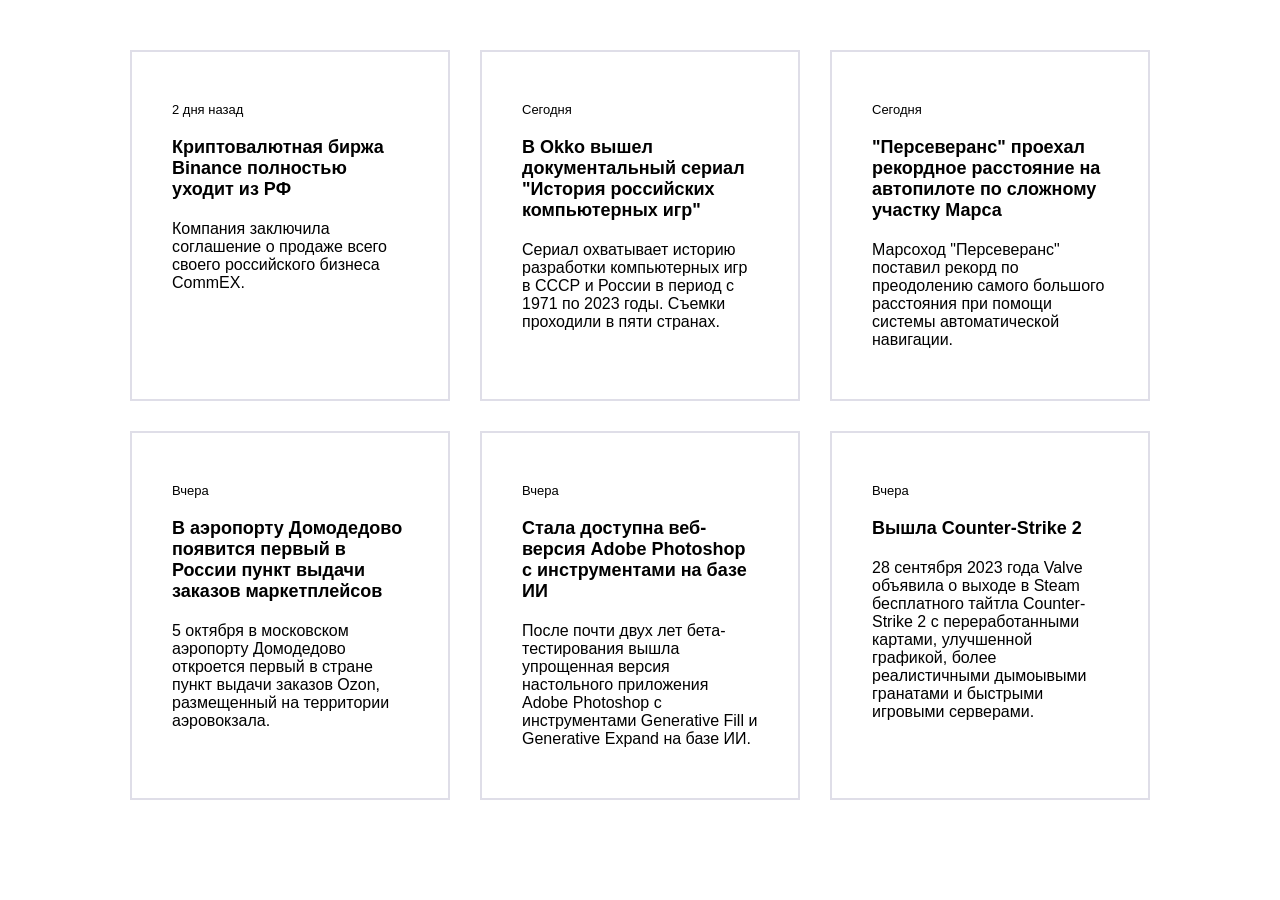
<file: Part4/task1/index.html>
<!DOCTYPE html>
<html lang="ru">
<head>
  <meta charset="UTF-8">
  <meta name="viewport" content="width=device-width, initial-scale=1.0">
  <meta http-equiv="X-UA-Compatible" content="ie=edge">
  <link rel="stylesheet" href="css/common-styles.css">
  <link rel="stylesheet" href="css/styles.css">
  <title>Блог</title>
</head>

<body>
  <div class="news">
    <!-- 1-я карточка -->
    <article class="card">
      <header class="card-header">
        <time class="card-date" datetime="2023-09-27">2 дня назад</time>
        <h3 class="card-name">Криптовалютная биржа Binance полностью уходит из РФ</h3>
      </header>
      <div class="card-content">
        <p>Компания заключила соглашение о продаже всего своего российского бизнеса CommEX.</p>
      </div>
    </article>

    <!-- 2-я карточка (получит отступы слева и справа) -->
    <article class="card">
      <header class="card-header">
        <time class="card-date" datetime="2023-09-29">Сегодня</time>
        <h3 class="card-name">В Okko вышел документальный сериал "История российских компьютерных игр"</h3>
      </header>
      <div class="card-content">
        <p>Сериал охватывает историю разработки компьютерных игр в СССР и России в период с 1971 по 2023 годы. Съемки проходили в пяти странах.</p>
      </div>
    </article>

    <!-- 3-я карточка -->
    <article class="card">
      <header class="card-header">
        <time class="card-date" datetime="2023-09-29">Сегодня</time>
        <h3 class="card-name">"Персеверанс" проехал рекордное расстояние на автопилоте по сложному участку Марса</h3>
      </header>
      <div class="card-content">
        <p>Марсоход "Персеверанс" поставил рекорд по преодолению самого большого расстояния при помощи системы автоматической навигации.</p>
      </div>
    </article>

    <!-- 4-я карточка (получит отступ сверху) -->
    <article class="card">
      <header class="card-header">
        <time class="card-date" datetime="2023-09-28">Вчера</time>
        <h3 class="card-name">В аэропорту Домодедово появится первый в России пункт выдачи заказов маркетплейсов</h3>
      </header>
      <div class="card-content">
        <p>5 октября в московском аэропорту Домодедово откроется первый в стране пункт выдачи заказов Ozon, размещенный на территории аэровокзала.</p>
      </div>
    </article>

    <!-- 5-я карточка (получит отступы слева и справа, так как это 5-й элемент) -->
    <article class="card">
      <header class="card-header">
        <time class="card-date" datetime="2023-09-28">Вчера</time>
        <h3 class="card-name">Стала доступна веб-версия Adobe Photoshop с инструментами на базе ИИ</h3>
      </header>
      <div class="card-content">
        <p>После почти двух лет бета-тестирования вышла упрощенная версия настольного приложения Adobe Photoshop с инструментами Generative Fill и Generative Expand на базе ИИ.</p>
      </div>
    </article>

    <!-- 6-я карточка -->
    <article class="card">
      <header class="card-header">
        <time class="card-date" datetime="2023-09-28">Вчера</time>
        <h3 class="card-name">Вышла Counter-Strike 2</h3>
      </header>
      <div class="card-content">
        <p>28 сентября 2023 года Valve объявила о выходе в Steam бесплатного тайтла Counter-Strike 2 с переработанными картами, улучшенной графикой, более реалистичными дымоывыми гранатами и быстрыми игровыми серверами.</p>
      </div>
    </article>
  </div>
</body>
</html>
</file>
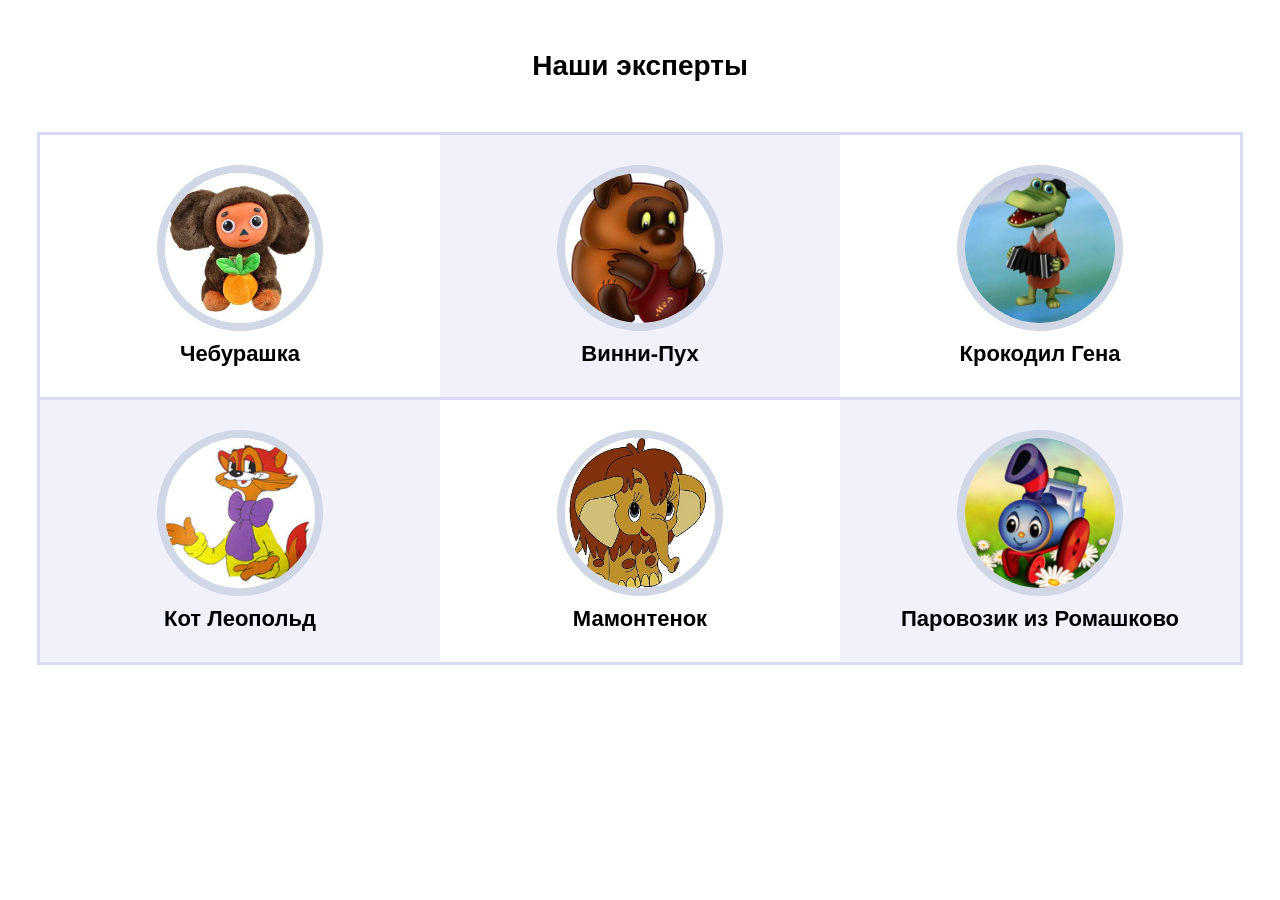
<file: Part4/task2/index.html>
<!DOCTYPE html>
<html lang="ru">
<head>
  <meta charset="UTF-8">
  <meta name="viewport" content="width=device-width, initial-scale=1.0">
  <meta http-equiv="X-UA-Compatible" content="ie=edge">
  <link rel="stylesheet" href="./css/styles.css">
  <title>Наши эксперты</title>
</head>

<body>
  <!-- Раздел оборачивает заголовок и блок с экспертами -->
  <section class="section">
    <h2 class="section-title">Наши эксперты</h2>
    
    <!-- Блок с карточками экспертов -->
    <div class="experts">
      
      <!-- Карточка 1 -->
      <div class="expert">
        <img src="img/001.webp" class="expert-photo" alt="Чебурашка">
        <span class="expert-name">Чебурашка</span>
      </div>

      <!-- Карточка 2 -->
      <div class="expert">
        <img src="img/002.jpg" class="expert-photo" alt="Винни-Пух">
        <span class="expert-name">Винни-Пух</span>
      </div>

      <!-- Карточка 3 -->
      <div class="expert">
        <img src="img/003.jpg" class="expert-photo" alt="Крокодил Гена">
        <span class="expert-name">Крокодил Гена</span>
      </div>

      <!-- Карточка 4 -->
      <div class="expert">
        <img src="img/004.jpg" class="expert-photo" alt="Кот Леопольд">
        <span class="expert-name">Кот Леопольд</span>
      </div>

      <!-- Карточка 5 -->
      <div class="expert">
        <img src="img/005.jpg" class="expert-photo" alt="Мамонтенок">
        <span class="expert-name">Мамонтенок</span>
      </div>

      <!-- Карточка 6 -->
      <div class="expert">
        <img src="img/006.jpg" class="expert-photo" alt="Паровозик из Ромашково">
        <span class="expert-name">Паровозик из Ромашково</span>
      </div>
      
    </div>
  </section>
</body>
</html>
</file>
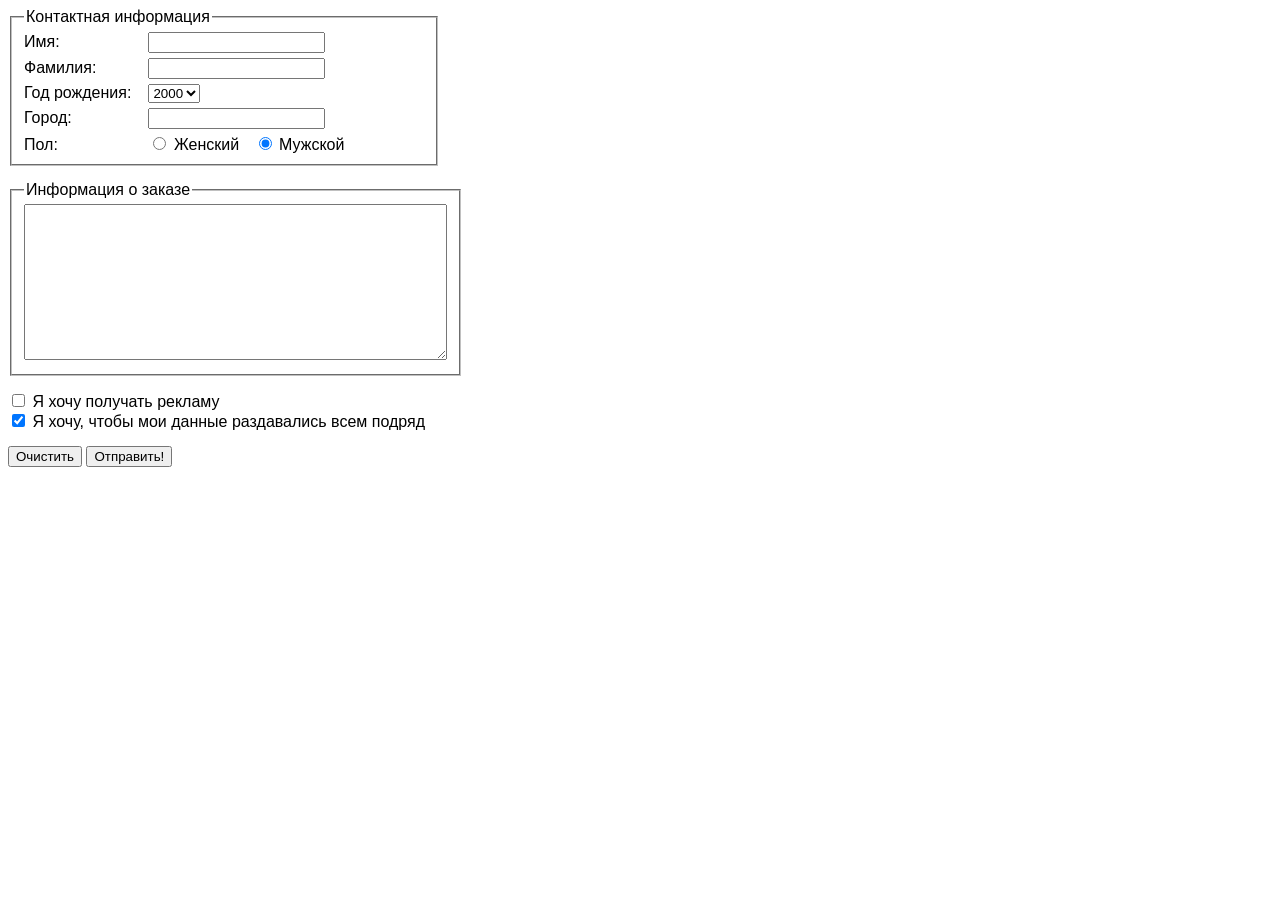
<file: Part2/p1.html>
<!DOCTYPE html>
<html lang="ru">
<head>
    <meta charset="UTF-8">
    <title>Форма заказа</title>
    <style>
        body { font-family: sans-serif; }
        fieldset { margin-bottom: 15px; width: 400px; }
        label { display: inline-block; width: 120px; }
        .radio-group label { display: inline; width: auto; margin-right: 10px; }
        .checkbox-group label { display: block; width: auto; }
        input[type="text"], select { margin-bottom: 5px; }
    </style>
</head>
<body>
    <form>
        <fieldset>
            <legend>Контактная информация</legend>
            <label>Имя:</label> <input type="text"><br>
            <label>Фамилия:</label> <input type="text"><br>
            <label>Год рождения:</label> 
            <select>
                <option>2000</option>
                <option>2001</option>
                <option>2002</option>
            </select><br>
            <label>Город:</label> <input type="text"><br>
            <label>Пол:</label> 
            <div class="radio-group" style="display: inline;">
                <label><input type="radio" name="gender" value="female"> Женский</label>
                <label><input type="radio" name="gender" value="male" checked> Мужской</label>
            </div>
        </fieldset>

        <fieldset>
            <legend>Информация о заказе</legend>
            <textarea rows="10" cols="50"></textarea>
        </fieldset>
        
        <div class="checkbox-group" style="margin-bottom: 15px;">
            <label><input type="checkbox"> Я хочу получать рекламу</label>
            <label><input type="checkbox" checked> Я хочу, чтобы мои данные раздавались всем подряд</label>
        </div>

        <button type="reset">Очистить</button>
        <button type="submit">Отправить!</button>
    </form>
</body>
</html>
</file>
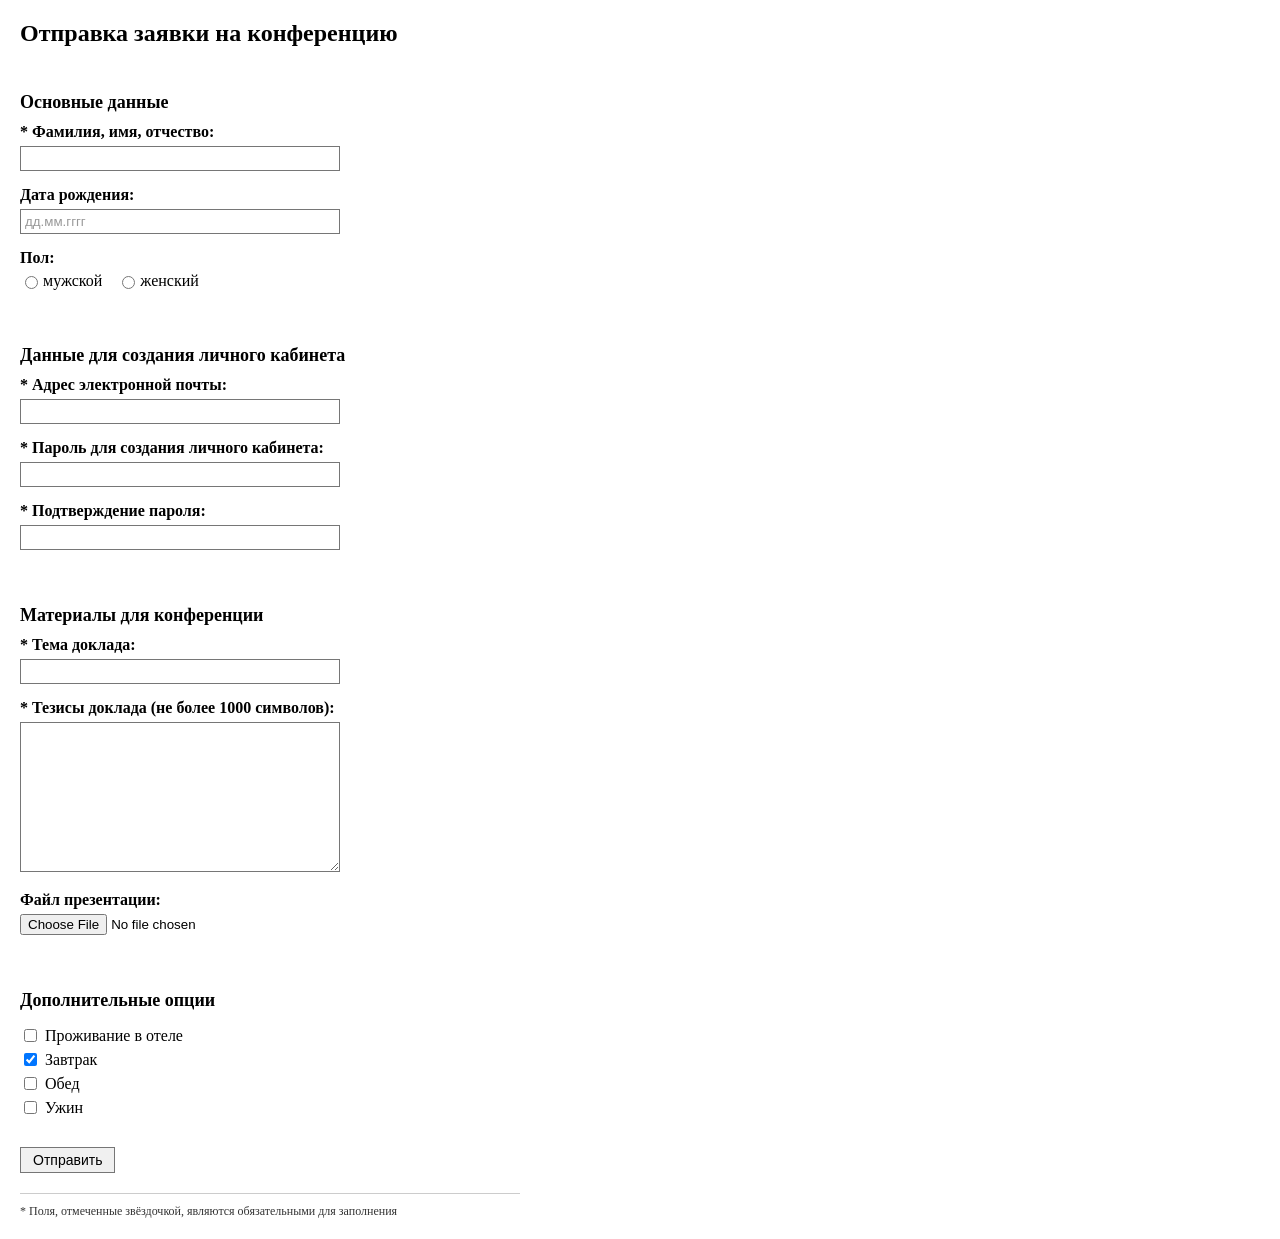
<file: Part2/p2.html>
<!DOCTYPE html>
<html lang="ru">
<head>
    <meta charset="UTF-8">
    <title>Отправка заявки на конференцию</title>
    <style>
        body {
            font-family: serif; /* На скриншоте шрифт с засечками (Times New Roman) */
            font-size: 16px;
            color: #000;
            max-width: 500px;
            margin: 20px;
        }

        h1 {
            font-size: 24px;
            margin-bottom: 20px;
        }

        h2 {
            font-size: 18px;
            margin-top: 25px;
            margin-bottom: 10px;
        }

        /* Стилизация fieldset, чтобы убрать стандартную рамку, как на скриншоте */
        fieldset {
            border: none;
            padding: 0;
            margin: 0 0 15px 0;
        }

        legend {
            display: none; /* Скрываем заголовок fieldset, так как на макете используются h2 */
        }

        /* Стили для полей ввода */
        .form-group {
            margin-bottom: 15px;
        }

        label {
            display: block;
            margin-bottom: 5px;
            font-weight: bold;
        }

        label .required {
            color: #000; /* На макете звездочка черная */
        }

        input[type="text"],
        input[type="password"],
        input[type="email"],
        textarea {
            width: 100%;
            max-width: 320px; /* Ограничиваем ширину, как на макете */
            padding: 4px;
            border: 1px solid #767676;
            box-sizing: border-box;
        }

        input[type="text"]::placeholder {
            color: #999;
        }

        textarea {
            height: 150px;
            resize: vertical;
        }

        /* Выравнивание радиокнопок */
        .radio-group {
            display: flex;
            align-items: center;
            gap: 15px;
            font-weight: normal;
        }

        .radio-group label {
            font-weight: normal;
            display: flex;
            align-items: center;
            margin-bottom: 0;
        }

        .radio-group input {
            margin-right: 5px;
        }

        /* Блок чекбоксов */
        .checkbox-group {
            margin-top: 15px;
        }

        .checkbox-group label {
            font-weight: normal;
            display: flex;
            align-items: center;
            margin-bottom: 5px;
        }

        .checkbox-group input {
            margin-right: 8px;
        }

        /* Кнопка отправки */
        button {
            padding: 4px 12px;
            font-size: 14px;
            background-color: #f0f0f0;
            border: 1px solid #767676;
            cursor: pointer;
            margin-top: 10px;
        }

        /* Подвал с примечанием */
        .footer-note {
            margin-top: 20px;
            font-size: 12px;
            color: #333;
            border-top: 1px solid #ccc; /* Тонкая линия над текстом */
            padding-top: 10px;
        }
    </style>
</head>
<body>

    <form action="#" method="post">
        <h1>Отправка заявки на конференцию</h1>

        <!-- Основные данные -->
        <fieldset>
            <h2>Основные данные</h2>
            
            <div class="form-group">
                <label>* Фамилия, имя, отчество:</label>
                <input type="text" name="fullname" required>
            </div>

            <div class="form-group">
                <label>Дата рождения:</label>
                <input type="text" name="birthdate" placeholder="дд.мм.гггг">
            </div>

            <div class="form-group">
                <label>Пол:</label>
                <div class="radio-group">
                    <label><input type="radio" name="gender" value="male"> мужской</label>
                    <label><input type="radio" name="gender" value="female"> женский</label>
                </div>
            </div>
        </fieldset>

        <!-- Данные для создания личного кабинета -->
        <fieldset>
            <h2>Данные для создания личного кабинета</h2>

            <div class="form-group">
                <label>* Адрес электронной почты:</label>
                <input type="email" name="email" required>
            </div>

            <div class="form-group">
                <label>* Пароль для создания личного кабинета:</label>
                <input type="password" name="password" required>
            </div>

            <div class="form-group">
                <label>* Подтверждение пароля:</label>
                <input type="password" name="password_confirm" required>
            </div>
        </fieldset>

        <!-- Материалы для конференции -->
        <fieldset>
            <h2>Материалы для конференции</h2>

            <div class="form-group">
                <label>* Тема доклада:</label>
                <input type="text" name="topic" required>
            </div>

            <div class="form-group">
                <label>* Тезисы доклада (не более 1000 символов):</label>
                <textarea name="abstract" maxlength="1000" required></textarea>
            </div>

            <div class="form-group">
                <label>Файл презентации:</label>
                <input type="file" name="presentation">
            </div>
        </fieldset>

        <!-- Дополнительные опции -->
        <fieldset>
            <h2>Дополнительные опции</h2>
            <div class="checkbox-group">
                <label><input type="checkbox" name="options" value="hotel"> Проживание в отеле</label>
                <label><input type="checkbox" name="options" value="breakfast" checked> Завтрак</label>
                <label><input type="checkbox" name="options" value="lunch"> Обед</label>
                <label><input type="checkbox" name="options" value="dinner"> Ужин</label>
            </div>
        </fieldset>

        <button type="submit">Отправить</button>

        <div class="footer-note">
            * Поля, отмеченные звёздочкой, являются обязательными для заполнения
        </div>
    </form>

</body>
</html>
</file>
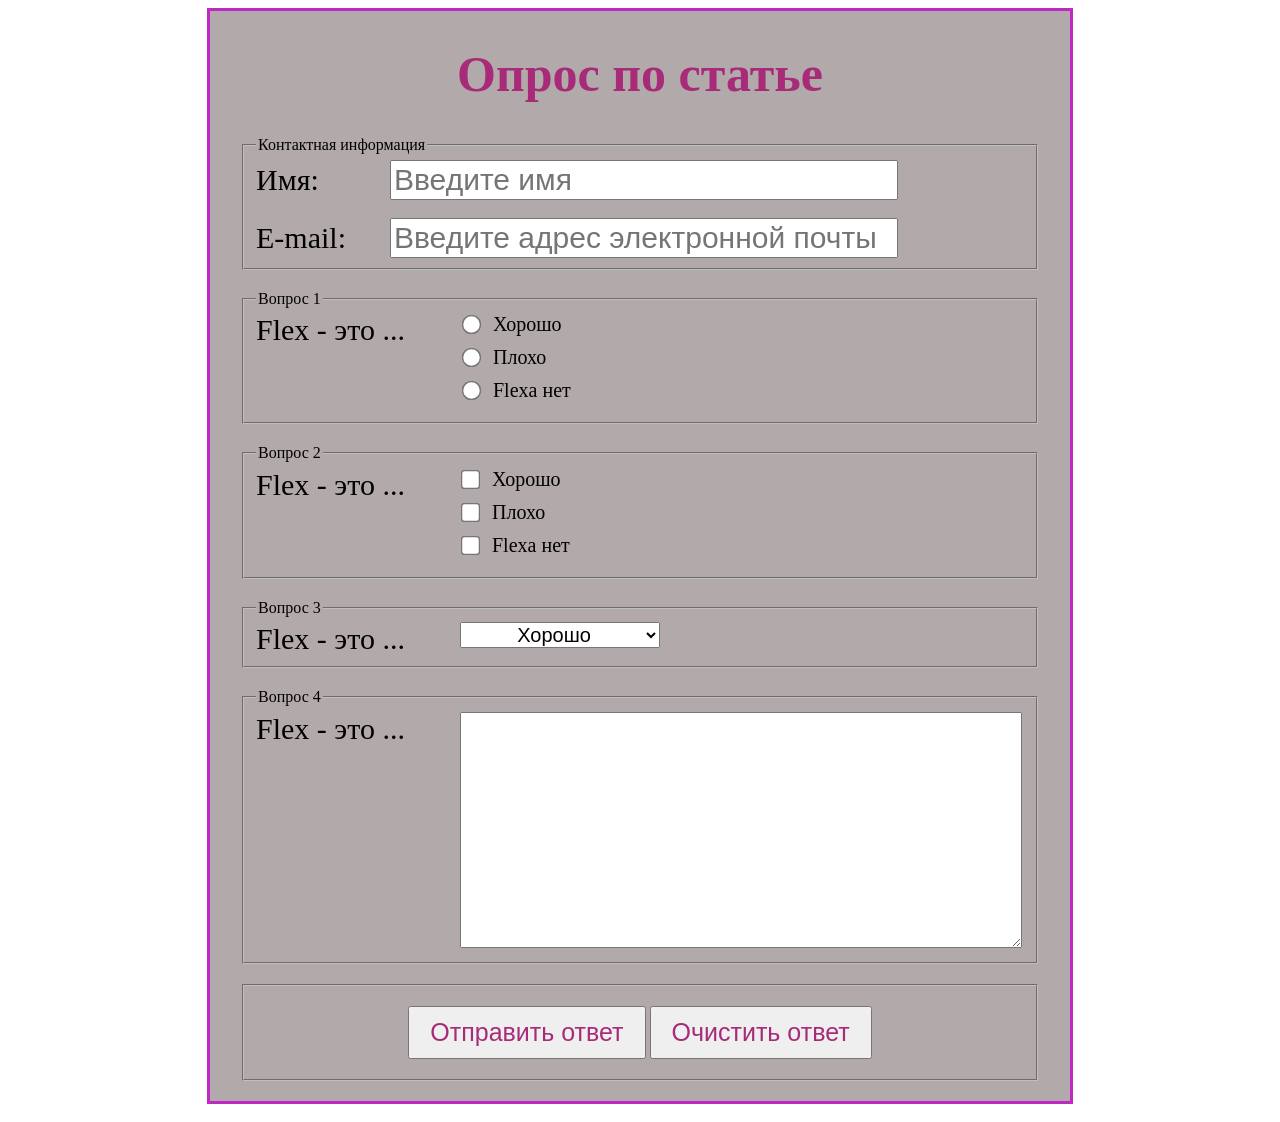
<file: Part2/p3.html>
<!DOCTYPE html>
<html lang="ru">
<head>
    <meta charset="UTF-8">
    <meta http-equiv="X-UA-Compatible" content="IE=edge">
    <meta name="viewport" content="width=device-width, initial-scale=1.0">
    <title>Опрос по статье</title>
    <style>
        body {
            display: flex;
            flex-direction: column;
            align-items: center;
        }
        form {
            width: 800px;
            background-color: #b2aaaa;
            border: solid 3px #c127c4;
            padding-left: 30px;
            padding-right: 30px;
        }

        h1 {
            text-align: center;
            font-size: 50px;
            color: #a82b79;
        }

        fieldset {
            margin-bottom: 20px;
        }

        label.field1 {
            font-size: 30px;
            width: 130px;
            display: inline-block;
        }

        label.q {
            font-size: 30px;
            width: 200px;
            display: inline-block;
            vertical-align: top;
        }

        input[type="text"] {
            width: 500px;
            font-size: 30px;
        }

        div.setField {
            display: inline-block;
        }

        select {
            width: 200px;
            font-size: 20px;
            text-align: center;
        }

        textarea {
            font-size: 20px;
        }

        .resultButton {
            text-align: center;
            padding: 20px;
        }

        button {
            font-size: 25px;
            padding: 10px 20px;
            color: #a82b79;
        }

        /* Дополнительные стили для выравнивания радиокнопок и чекбоксов */
        .radio-group label, .checkbox-group label {
            display: block;
            font-size: 20px;
            margin-bottom: 10px;
            cursor: pointer;
        }
        .radio-group input, .checkbox-group input {
            margin-right: 10px;
            transform: scale(1.5);
        }
    </style>
</head>
<body>
    <form name="mainForm">
        <h1>Опрос по статье</h1>
        
        <!-- Блок контактной информации (из макета сверху) -->
        <fieldset>
            <legend>Контактная информация</legend>
            <label class="field1">Имя:</label>
            <input type="text" placeholder="Введите имя"><br><br>
            <label class="field1">E-mail:</label>
            <input type="text" placeholder="Введите адрес электронной почты">
        </fieldset>

        <!-- Вопрос 1 (Радиокнопки) -->
        <fieldset>
            <legend>Вопрос 1</legend>
            <label class="q">Flex - это ...</label> 
            <div class="setField radio-group">
                <label><input type="radio" name="q1" value="1"> Хорошо</label>
                <label><input type="radio" name="q1" value="2"> Плохо</label>
                <label><input type="radio" name="q1" value="3"> Flexa нет</label>
            </div>
        </fieldset>

        <!-- Вопрос 2 (Чекбоксы) -->
        <fieldset>
            <legend>Вопрос 2</legend>
            <label class="q">Flex - это ...</label> 
            <div class="setField checkbox-group">
                <label><input type="checkbox" name="q2_1" value="1"> Хорошо</label>
                <label><input type="checkbox" name="q2_2" value="2"> Плохо</label>
                <label><input type="checkbox" name="q2_3" value="3"> Flexa нет</label>
            </div>
        </fieldset>

        <!-- Вопрос 3 (Выпадающий список) -->
        <fieldset>
            <legend>Вопрос 3</legend>
            <label class="q">Flex - это ...</label> 
            <div class="setField">
                <select name="q3">
                    <option value="good">Хорошо</option>
                    <option value="bad">Плохо</option>
                    <option value="none">Flexa нет</option>
                </select>
            </div>
        </fieldset>

        <!-- Вопрос 4 (Текстовая область) -->
        <fieldset>
            <legend>Вопрос 4</legend>
            <label class="q">Flex - это ...</label> 
            <div class="setField">
                <textarea rows="10" cols="45"></textarea>
            </div>
        </fieldset>

        <!-- Кнопки -->
        <fieldset class="resultButton">
            <button type="submit">Отправить ответ</button>
            <button type="reset">Очистить ответ</button>
        </fieldset>
    </form>
</body>
</html>
</file>
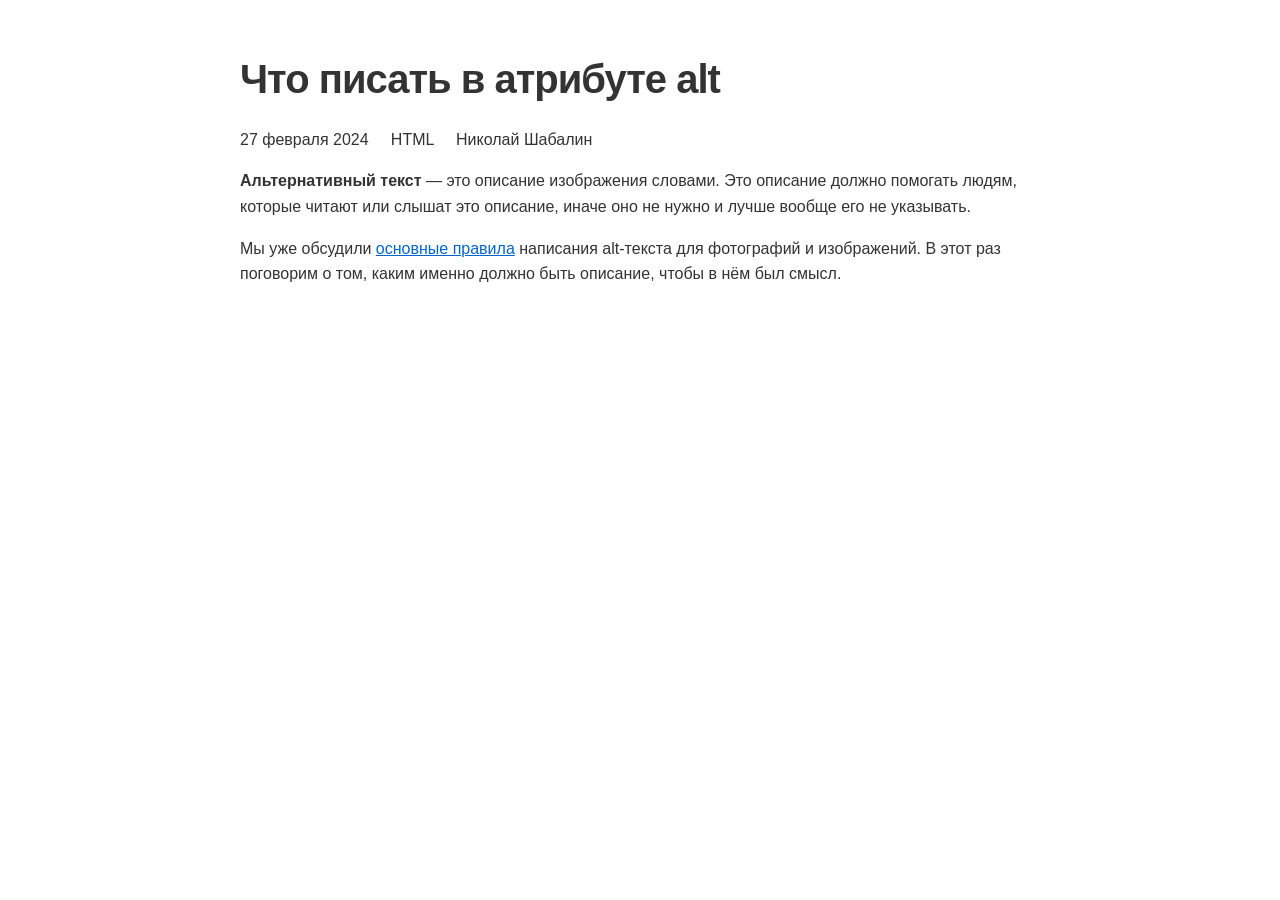
<file: Part1/task2/task2.html>
<!DOCTYPE html>
<html lang="ru">
  <head>
    <meta charset="UTF-8">
    <meta name="viewport" content="width=device-width, initial-scale=1.0">
    <meta http-equiv="X-UA-Compatible" content="ie=edge">
    <link rel="stylesheet" href="./css/styles.css">
    <title>Что писать в атрибуте alt</title>
  </head>
  <body class="content">
    <!-- Заголовок статьи (на макете он крупный и жирный) -->
    <h1>Что писать в атрибуте alt</h1>

    <!-- Мета-информация (дата, рубрика, автор) -->
    <p>
      27 февраля 2024 &nbsp;&nbsp;&nbsp; 
      HTML &nbsp;&nbsp;&nbsp; 
      Николай Шабалин
    </p>

    <!-- Первый абзац с жирным текстом -->
    <p>
      <b>Альтернативный текст</b> — это описание изображения словами. Это описание должно помогать людям, которые читают или слышат это описание, иначе оно не нужно и лучше вообще его не указывать.
    </p>

    <!-- Второй абзац со ссылкой -->
    <p>
      Мы уже обсудили <a href="#">основные правила</a> написания alt-текста для фотографий и изображений. В этот раз поговорим о том, каким именно должно быть описание, чтобы в нём был смысл.
    </p>
  </body>
</html>
</file>
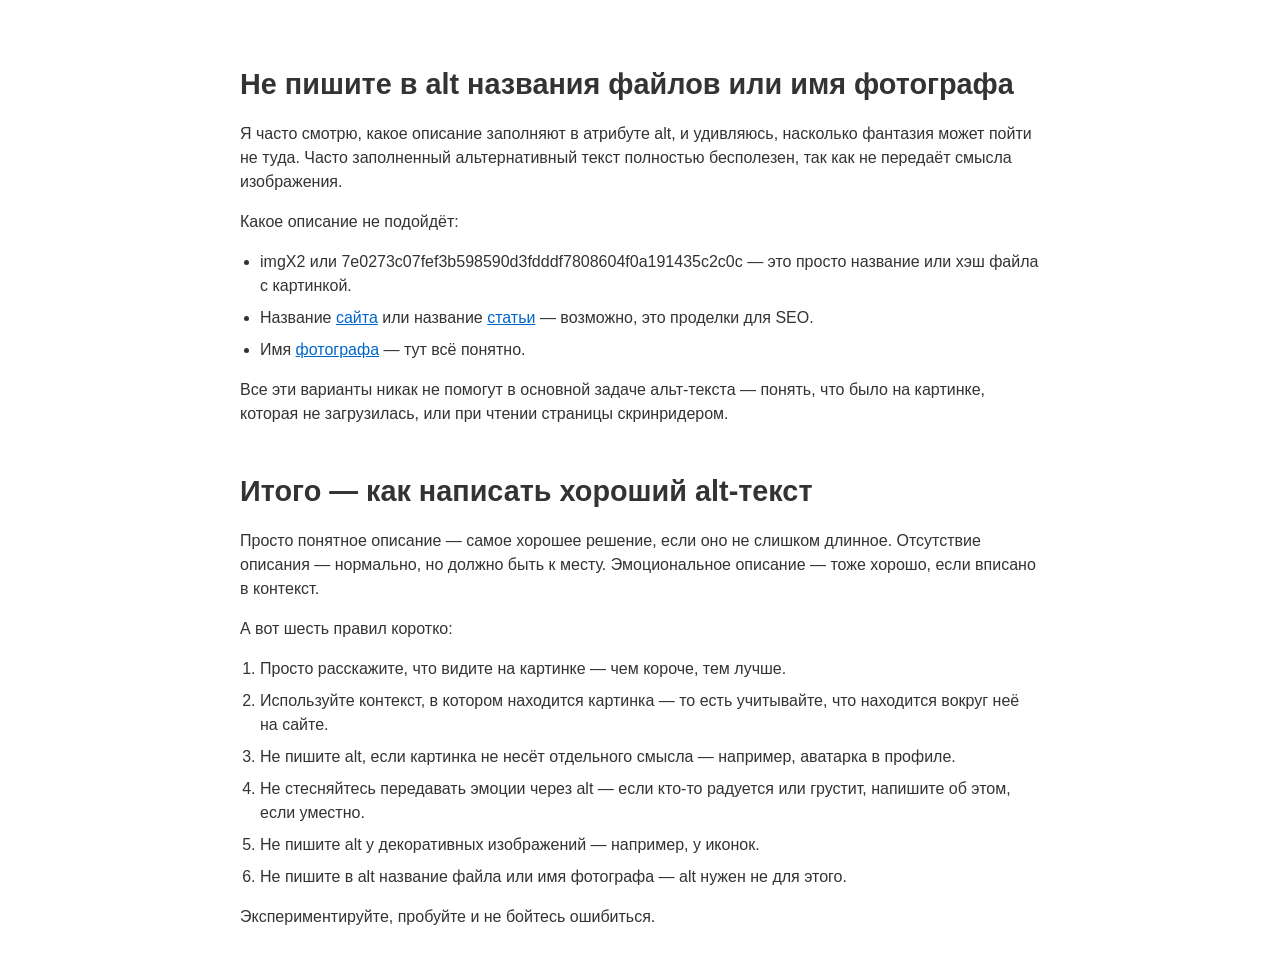
<file: Part1/task3/task3.html>
<!DOCTYPE html>
<html lang="ru">
  <head>
    <meta charset="UTF-8">
    <meta name="viewport" content="width=device-width, initial-scale=1.0">
    <meta http-equiv="X-UA-Compatible" content="ie=edge">
    <link rel="stylesheet" href="./css/styles.css">
    <title>Что писать в атрибуте alt</title>
  </head>
  <body class="content">
    
    <!-- Первый заголовок -->
    <h1>Не пишите в alt названия файлов или имя фотографа</h1>

    <p>Я часто смотрю, какое описание заполняют в атрибуте alt, и удивляюсь, насколько фантазия может пойти не туда. Часто заполненный альтернативный текст полностью бесполезен, так как не передаёт смысла изображения.</p>

    <p>Какое описание не подойдёт:</p>

    <!-- Маркированный список. 
         В задании разрешены h1, a, p. 
         Если списки запрещены, можно сделать абзацы с тире вручную. 
         Но на макете явно виден список, поэтому используем ul/li -->
    <ul>
      <li>imgX2 или 7e0273c07fef3b598590d3fdddf7808604f0a191435c2c0c — это просто название или хэш файла с картинкой.</li>
      <li>Название <a href="#">сайта</a> или название <a href="#">статьи</a> — возможно, это проделки для SEO.</li>
      <li>Имя <a href="#">фотографа</a> — тут всё понятно.</li>
    </ul>

    <p>Все эти варианты никак не помогут в основной задаче альт-текста — понять, что было на картинке, которая не загрузилась, или при чтении страницы скринридером.</p>

    <!-- Второй заголовок -->
    <h1>Итого — как написать хороший alt-текст</h1>

    <p>Просто понятное описание — самое хорошее решение, если оно не слишком длинное. Отсутствие описания — нормально, но должно быть к месту. Эмоциональное описание — тоже хорошо, если вписано в контекст.</p>

    <p>А вот шесть правил коротко:</p>

    <!-- Нумерованный список -->
    <ol>
      <li>Просто расскажите, что видите на картинке — чем короче, тем лучше.</li>
      <li>Используйте контекст, в котором находится картинка — то есть учитывайте, что находится вокруг неё на сайте.</li>
      <li>Не пишите alt, если картинка не несёт отдельного смысла — например, аватарка в профиле.</li>
      <li>Не стесняйтесь передавать эмоции через alt — если кто-то радуется или грустит, напишите об этом, если уместно.</li>
      <li>Не пишите alt у декоративных изображений — например, у иконок.</li>
      <li>Не пишите в alt название файла или имя фотографа — alt нужен не для этого.</li>
    </ol>

    <p>Экспериментируйте, пробуйте и не бойтесь ошибиться.</p>

  </body>
</html>
</file>
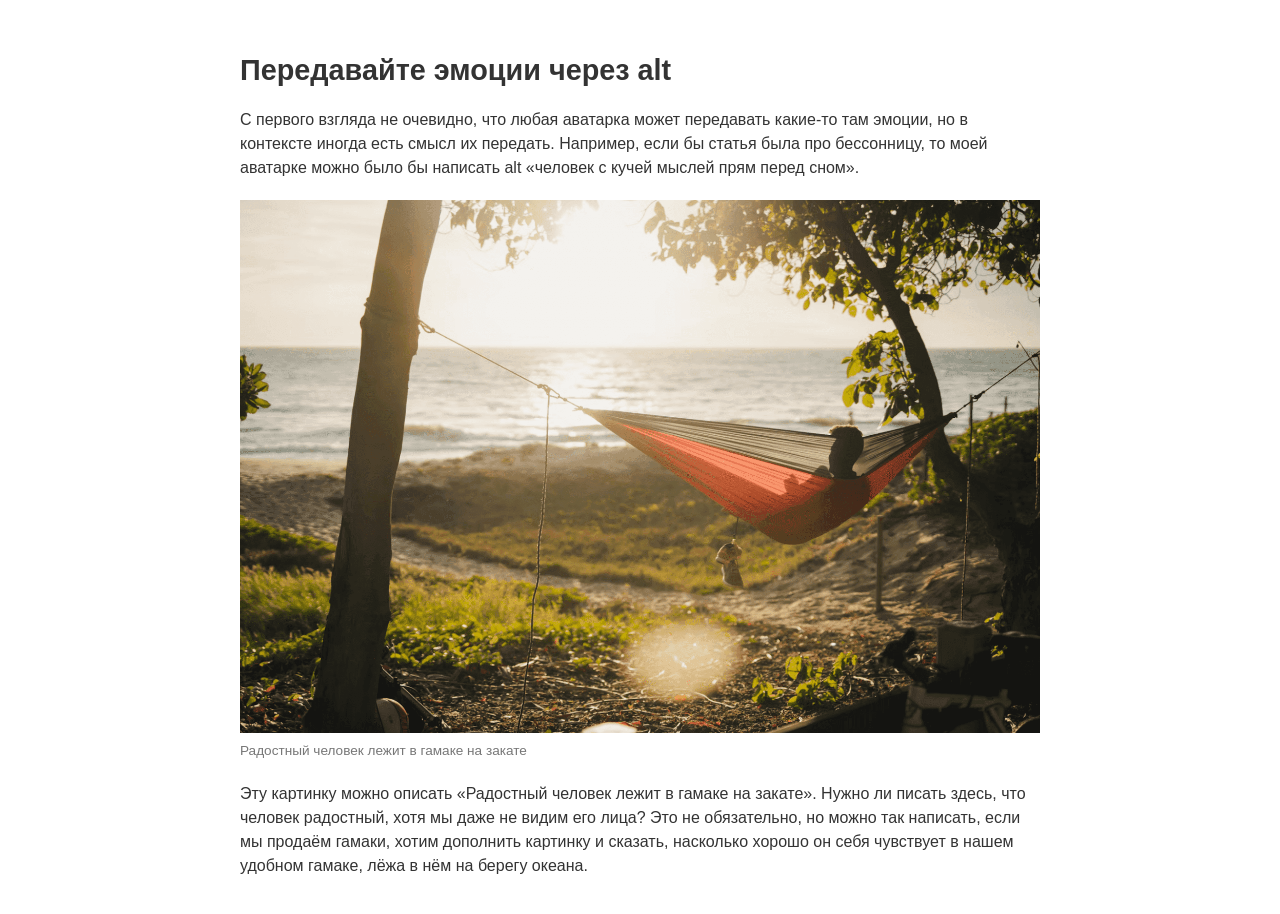
<file: Part1/task4/task4.html>
<!DOCTYPE html>
<html lang="ru">
  <head>
    <meta charset="UTF-8">
    <meta name="viewport" content="width=device-width, initial-scale=1.0">
    <meta http-equiv="X-UA-Compatible" content="ie=edge">
    <link rel="stylesheet" href="./css/styles.css">
    <title>Что писать в атрибуте alt</title>
  </head>
  <body class="content">
    
    <!-- Заголовок -->
    <h1>Передавайте эмоции через alt</h1>

    <!-- Первый абзац -->
    <p>С первого взгляда не очевидно, что любая аватарка может передавать какие-то там эмоции, но в контексте иногда есть смысл их передать. Например, если бы статья была про бессонницу, то моей аватарке можно было бы написать alt «человек с кучей мыслей прям перед сном».</p>

    <!-- Контейнер для изображения и подписи -->
    <div class="image-container">
      <img src="image.png" alt="Радостный человек лежит в гамаке на закате" class="article-image">
      <p class="image-caption">Радостный человек лежит в гамаке на закате</p>
    </div>

    <!-- Второй абзац -->
    <p>Эту картинку можно описать «Радостный человек лежит в гамаке на закате». Нужно ли писать здесь, что человек радостный, хотя мы даже не видим его лица? Это не обязательно, но можно так написать, если мы продаём гамаки, хотим дополнить картинку и сказать, насколько хорошо он себя чувствует в нашем удобном гамаке, лёжа в нём на берегу океана.</p>

  </body>
</html>
</file>
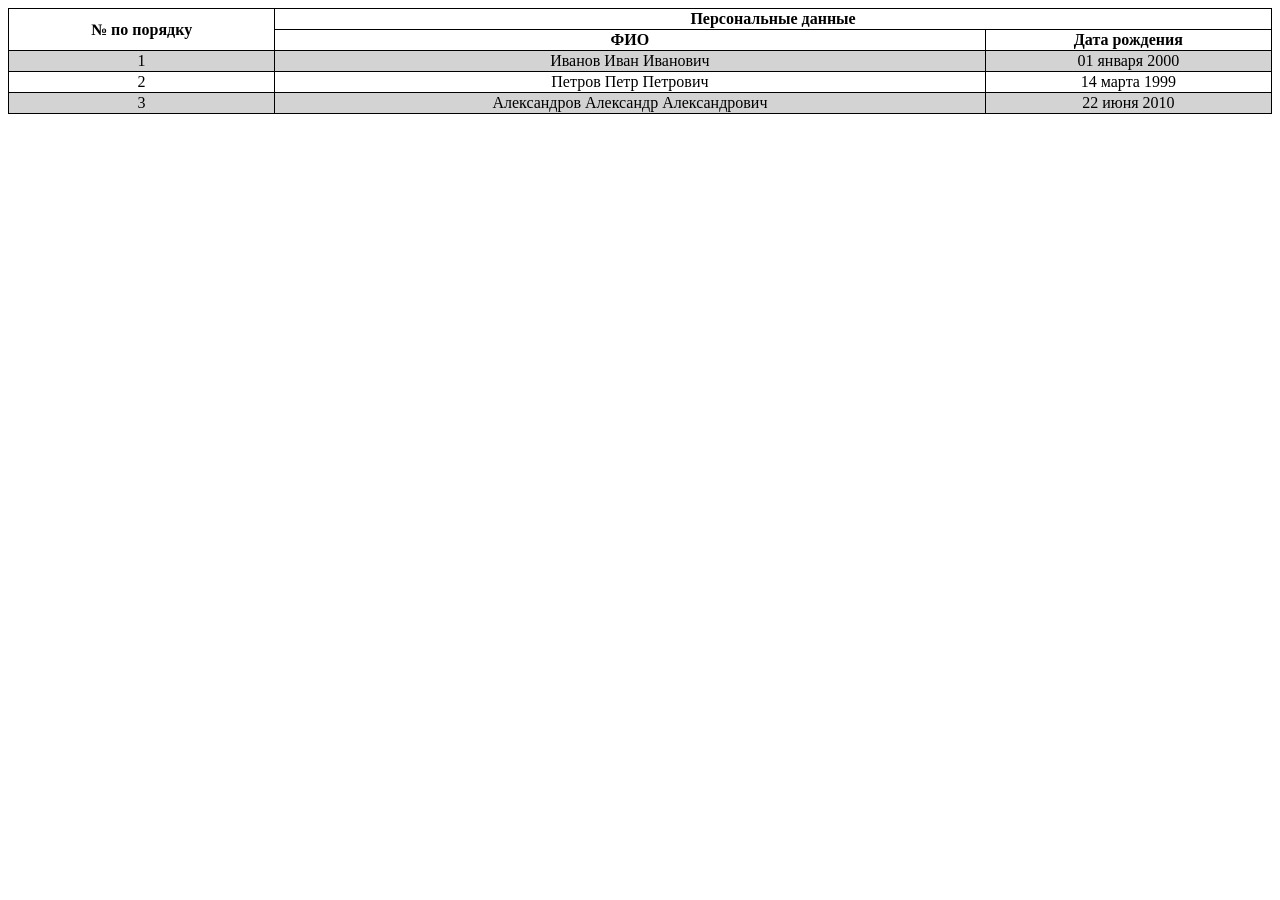
<file: Part1/task7/html_table_template.html>
<!DOCTYPE html>
<html lang="en">
<head>
    <meta charset="UTF-8">
    <meta http-equiv="X-UA-Compatible" content="IE=edge">
    <meta name="viewport" content="width=device-width, initial-scale=1.0">
    <title>Персональные данные</title>
    <style>
        table {
            width: 100%; 
            border: 1px solid black;
            border-collapse: collapse;
        }

        tbody>tr:nth-child(odd) {
            background-color: lightgray;
        }

        td, th {
            border: 1px solid black;
            text-align: center; 
        }
    </style>
</head>
<body>
    <table>
        <thead>
            <tr>
                <th rowspan="2">№ по порядку</th>
                <th colspan="2">Персональные данные</th>
            </tr>
            <tr>
                <th>ФИО</th>
                <th>Дата рождения</th>
            </tr>
        </thead>
        <tbody>
            <tr>
                <td>1</td>
                <td>Иванов Иван Иванович</td>
                <td>01 января 2000</td>
            </tr>
            <tr>
                <td>2</td>
                <td>Петров Петр Петрович</td>
                <td>14 марта 1999</td>
            </tr>
            <tr>
                <td>3</td>
                <td>Александров Александр Александрович</td>
                <td>22 июня 2010</td>
            </tr>
        </tbody>
    </table>
</body>
</html>
</file>
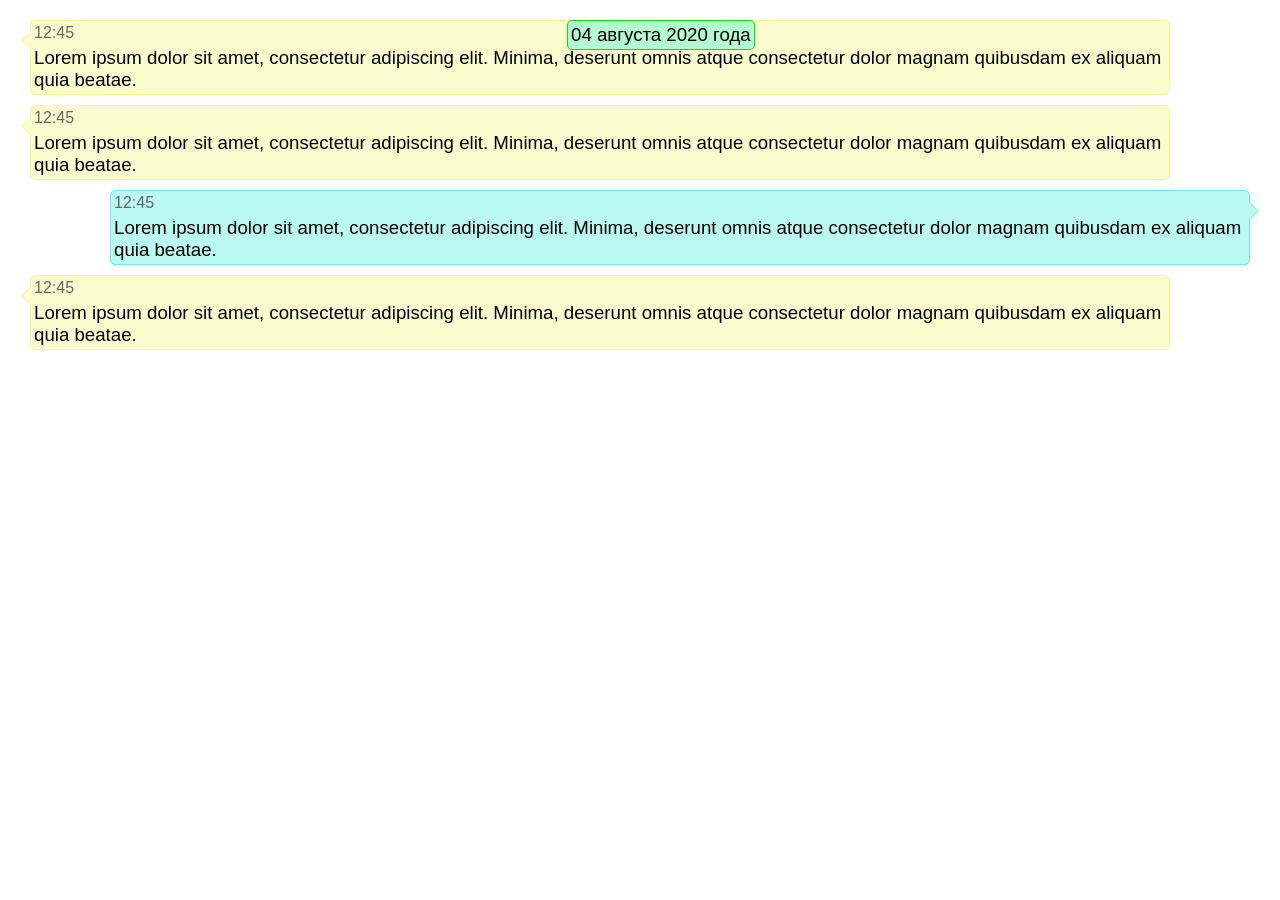
<file: Part3/1/dialog.html>
<!DOCTYPE html PUBLIC "-//W3C//DTD XHTML 1.0 Strict//EN" 
"http://www.w3.org/TR/xhtml1/DTD/xhtml1-strict.dtd">
<html xmlns="http://www.w3.org/1999/xhtml" xml:lang="ru" lang="ru">
<head>
    <meta http-equiv="Content-Type" content="text/html; charset=utf-8" />
    <title>Диалоги пользователей</title>
    <link rel="stylesheet" type="text/css" href="styles.css" />
</head>
<body>

    <!-- Дата -->
    <div class="date">
        <p>04 августа 2020 года</p>
    </div>

    <!-- Сообщения -->
    <!-- Для удобства я добавил span с классом time внутрь каждого сообщения, как на макете -->
    
    <!-- Входящее сообщение (in) -->
    <div class="message in">
        <span class="time">12:45</span>
        <p>Lorem ipsum dolor sit amet, consectetur adipiscing elit. Minima, deserunt omnis atque consectetur dolor magnam quibusdam ex aliquam quia beatae.</p>
    </div>

    <div class="message in">
        <span class="time">12:45</span>
        <p>Lorem ipsum dolor sit amet, consectetur adipiscing elit. Minima, deserunt omnis atque consectetur dolor magnam quibusdam ex aliquam quia beatae.</p>
    </div>

    <!-- Исходящее сообщение (out) -->
    <div class="message out">
        <span class="time">12:45</span>
        <p>Lorem ipsum dolor sit amet, consectetur adipiscing elit. Minima, deserunt omnis atque consectetur dolor magnam quibusdam ex aliquam quia beatae.</p>
    </div>

    <!-- Еще одно входящее -->
    <div class="message in">
        <span class="time">12:45</span>
        <p>Lorem ipsum dolor sit amet, consectetur adipiscing elit. Minima, deserunt omnis atque consectetur dolor magnam quibusdam ex aliquam quia beatae.</p>
    </div>

</body>
</html>
</file>
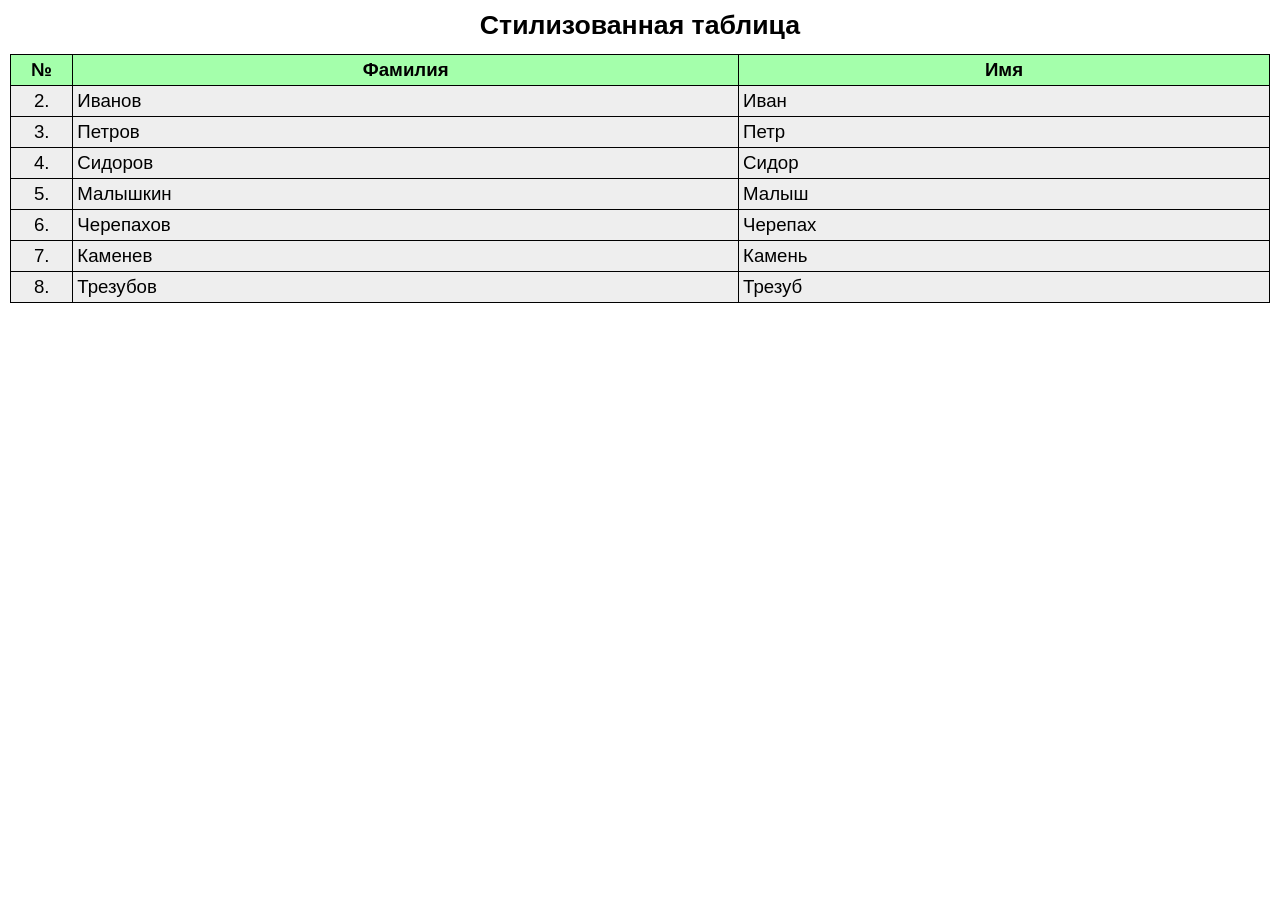
<file: Part3/2/table.html>
<!DOCTYPE html PUBLIC "-//W3C//DTD XHTML 1.0 Strict//EN" 
"http://www.w3.org/TR/xhtml1/DTD/xhtml1-strict.dtd">
<html xmlns="http://www.w3.org/1999/xhtml" xml:lang="ru" lang="ru">
<head>
    <meta http-equiv="Content-Type" content="text/html; charset=utf-8" />
    <title>Стилизация таблицы</title>
    
    <!-- Пункт 1: Подключение связанных стилей (внешний файл) -->
    <link rel="stylesheet" type="text/css" href="style.css" />
    
    <!-- Пункт 2 и 4: Глобальные стили (внутри документа) -->
    <style type="text/css">
        /* Заголовок над таблицей (тег caption или параграф) */
        .table-title {
            font-weight: bold;
            font-size: 20pt;
            padding-bottom: 10pt; /* Нижний внутренний отступ */
            text-align: center;
            display: block;
        }

        /* Пункт 2: Заголовок таблицы (заголовки столбцов) */
        th {
            background-color: #A4FFAB; /* Зеленый фон для заголовков */
            color: black;
        }

        /* Пункт 2: Нечетные строки сделать белыми */
        tr:nth-child(odd) {
            background-color: #ffffff;
        }

        /* Пункт 2: Внутренний отступ в ячейках 3 точки */
        td, th {
            padding: 3pt;
        }

        /* Пункт 2: Первый столбец шириной 40 точек и центрирование текста */
        td:first-child, th:first-child {
            width: 40pt;
            text-align: center;
        }

        /* Пункт 4: Глобальный стиль подсветки строки под курсором */
        tr:hover {
            background-color: #FFC4C5 !important; /* !important перекрывает четные/нечетные стили */
        }
    </style>
</head>
<body>

    <!-- Заголовок над таблицей -->
    <span class="table-title">Стилизованная таблица</span>

    <!-- Сама таблица -->
    <table>
        <thead>
            <tr>
                <th>№</th>
                <th>Фамилия</th>
                <th>Имя</th>
            </tr>
        </thead>
        <tbody>
            <tr>
                <td>2.</td>
                <td>Иванов</td>
                <td>Иван</td>
            </tr>
            <tr>
                <td>3.</td>
                <td>Петров</td>
                <td>Петр</td>
            </tr>
            <tr>
                <td>4.</td>
                <td>Сидоров</td>
                <td>Сидор</td>
            </tr>
            <tr>
                <td>5.</td>
                <td>Малышкин</td>
                <td>Малыш</td>
            </tr>
            <tr>
                <td>6.</td>
                <td>Черепахов</td>
                <td>Черепах</td>
            </tr>
            <tr>
                <td>7.</td>
                <td>Каменев</td>
                <td>Камень</td>
            </tr>
            <tr>
                <td>8.</td>
                <td>Трезубов</td>
                <td>Трезуб</td>
            </tr>
        </tbody>
    </table>

</body>
</html>
</file>
<file: Part4/task1/css/common-styles.css>
body {
	font-family: -apple-system, BlinkMacSystemFont, Segoe UI, Roboto, Open Sans, Ubuntu, Fira Sans, Helvetica Neue, sans-serif;
	font-size: 16px;
	margin: 0;
}

.news {
	width: 1020px;
	margin-left: auto;
	margin-right: auto;
	padding-top: 50px;
	padding-bottom: 50px;
}

.card-date {
	display: block;
	margin-bottom: 20px;
	font-size: 13px;
}

.card-name {
	margin-top: 0;
	margin-bottom: 0;
	font-size: 18px;
}

.card-header {
	margin-bottom: 20px;
}

p {
	margin-top: 0;
	margin-bottom: 0;
}
</file>
<file: Part4/task1/css/styles.css>
/* Контейнер для сетки */
.news {
  display: flex;
  flex-wrap: wrap; /* Позволяет карточкам переноситься на новую строку */
  width: 1020px;   /* Ширина уже задана в common-styles, но можно продублировать */
}

/* Базовые стили карточки (у вас уже есть) */
.card {
  box-sizing: border-box;
  width: 320px;
  padding: 50px 40px;
  border: 2px solid #dfdee8;
}

/* Пункт 3: Отступ сверху 30px для .card, начиная с 4-го элемента */
.card:nth-child(n+4) {
  margin-top: 30px;
}

/* Пункт 4: Отступ слева и справа по 30px для 2-го, 5-го, 8-го и т.д. элементов.
   Это делается через формулу 3n + 2 (каждое 3-е, начиная со 2-го) */
.card:nth-child(3n + 2) {
  margin-left: 30px;
  margin-right: 30px;
}
</file>
<file: Part4/task2/css/styles.css>
body {
	font-family: -apple-system, BlinkMacSystemFont, Segoe UI, Roboto, Open Sans, Ubuntu, Fira Sans, Helvetica Neue, sans-serif;
	font-size: 15px;
	margin: 0;
}

.section {
	padding-top: 50px;
	padding-bottom: 50px;
	text-align: center;
	
	width: 1206px;
	margin-left: auto;
	margin-right: auto;

	
}

.section-title {
	margin-top: 0;
	margin-bottom: 0;
	font-size: 28px;
}

.experts {
	margin-top: 50px;
	border: 3px solid rgba(179, 184, 236, 0.5);
	font-size: 0;

}

.expert {
	
	padding: 30px 20px;
	width: 400px;

	

	
}

.expert-photo {
	width: 150px;
	border: 8px solid #d1d7e4;
	border-radius: 50%;
}

.expert-name {
	display: block;
	font-weight: 700;
	font-size: 22px;
	margin-top: 10px;
}

/* --- Сетка для экспертов --- */

/* Делаем контейнер .experts флекс-контейнером для выстраивания в ряд */
.experts {
  display: flex;
  flex-wrap: wrap; /* Разрешаем перенос на новую строку */
}

/* Пункт 3. Карточки по 3 в ряд */
.expert {
  display: inline-block;
  vertical-align: top;
  box-sizing: border-box; /* Чтобы padding не увеличивал ширину */
  text-align: center;     /* Чтобы фото и имя были по центру */
}

/* Пункт 4. Верхняя сплошная рамка 3px #d9dbf5 для всех .expert, начиная с 4-го */
.expert:nth-child(n+4) {
  border-top: 3px solid #d9dbf5;
}

/* Пункт 5. Фон #f0f1fb для всех четных элементов с классом .expert */
.expert:nth-child(even) {
  background-color: #f0f1fb;
}
</file>
<file: Part1/task2/css/styles.css>
body {
    font-family: Arial, Helvetica, sans-serif;
    color: #333;
    line-height: 1.6;
    max-width: 800px;
    margin: 0 auto;
    padding: 20px;
}

h1 {
    font-size: 2.5em;
    font-weight: bold;
    margin-bottom: 0.2em;
    letter-spacing: -1px; /* На макете буквы немного плотнее */
}

a {
    color: #0066cc;
    text-decoration: underline;
}

/* Стили для мета-информации (если нужно сделать её серой, как на некоторых сайтах) */
/* p:first-of-type { 
    font-size: 0.9em; 
    color: #666; 
} */
</file>
<file: Part1/task3/css/styles.css>
body {
    font-family: Arial, Helvetica, sans-serif;
    color: #333;
    line-height: 1.5;
    max-width: 800px;
    margin: 0 auto;
    padding: 20px;
}

h1 {
    font-size: 1.8em;
    font-weight: bold;
    margin-top: 1.5em;
    margin-bottom: 0.5em;
}

p {
    margin-bottom: 1em;
}

ul, ol {
    margin-top: 0;
    margin-bottom: 1em;
    padding-left: 20px;
}

li {
    margin-bottom: 0.5em;
}

a {
    color: #0066cc;
    text-decoration: underline;
}
</file>
<file: Part1/task4/css/styles.css>
body {
    font-family: Arial, Helvetica, sans-serif;
    color: #333;
    line-height: 1.5;
    max-width: 800px;
    margin: 0 auto;
    padding: 20px;
}

h1 {
    font-size: 1.8em;
    font-weight: bold;
    margin-top: 1em;
    margin-bottom: 0.5em;
}

p {
    margin-bottom: 1em;
}

/* Стили для контейнера с картинкой */
.image-container {
    margin: 20px 0;
}

.article-image {
    width: 100%;       /* Картинка растягивается на всю ширину контейнера */
    height: auto;      /* Сохраняем пропорции */
    display: block;    /* Убираем лишние отступы снизу у строчных элементов */
}

.image-caption {
    font-size: 0.85em;
    color: #777;       /* Серый цвет для подписи */
    margin-top: 8px;   /* Небольшой отступ от картинки до текста */
}
</file>
<file: Part3/1/styles.css>
/* Пункт 1. Связанные стили */
* {
    margin: 0;
    padding: 0;
}

body {
    font-family: Tahoma, sans-serif;
    font-size: 14pt;
    padding: 10px;
}

table {
    border-collapse: collapse;
}

/* Пункт 2. Контейнер .date */
.date {
    padding: 3px;
    background-color: #B3F9D1;
    border: 1px solid #0BDF02;
    border-radius: 5px;
    position: fixed;
    left: 50%;
    top: 20px;
    /* Пункт 4. Центрирование по горизонтали */
    margin-left: -73px; /* 147 / 2 = 73 */
    /* Пункт 5. z-index */
    z-index: 10;
}

/* Пункт 5. Контейнеры .message */
.message {
    padding: 3px;
    background-color: #F9FDCE;
    border: 1px solid #FCF594;
    margin: 10px;
    /* Пункт 6. Радиус углов */
    border-radius: 5px;
    /* Пункт 7. Относительное позиционирование */
    position: relative;
}

/* Отступ сверху для первого сообщения */
.message:first-of-type {
    margin-top: 55px;
}

/* Пункт 6. Время внутри сообщений */
.time {
    font-size: 12pt;
    color: #666;
    display: block;
    margin-bottom: 5px;
}

/* Пункт 6. Отступы для входящих (in) */
.message.in {
    margin-right: 100px;
    margin-left: 20px;
}

/* Пункт 6. Отступы для исходящих (out) */
.message.out {
    margin-left: 100px;
    margin-right: 20px;
}

/* Пункт 7. Декоративные уголки для входящих сообщений (слева) */
.message.in::before,
.message.in::after {
    content: '';
    position: absolute;
    left: -20px;
    top: 10px;
    border: 10px solid transparent;
    border-right: 10px solid #FCF594;
}

.message.in::after {
    border-right: 10px solid #F9FDCE;
    left: -19px;
}

/* Пункт 8. Изменение фона и рамки для исходящих сообщений */
.message.out {
    background-color: #BAF9F2;
    border-color: #6BEBFB;
}

/* Пункт 8. Декоративные уголки для исходящих сообщений (справа) */
.message.out::before,
.message.out::after {
    content: '';
    position: absolute;
    right: -20px;
    top: 10px;
    border: 10px solid transparent;
    border-left: 10px solid #6BEBFB;
}

.message.out::after {
    border-left: 10px solid #BAF9F2;
    right: -19px;
}

/* Сброс отступов у параграфов внутри сообщений, чтобы не было лишних пробелов */
.message p {
    margin: 0;
}
</file>
<file: Part3/2/style.css>
/* Отмена всех отступов */
* {
    margin: 0;
    padding: 0;
}

/* Шрифт Tahoma 14pt по умолчанию */
body {
    font-family: Tahoma, sans-serif;
    font-size: 14pt;
    padding: 10px; /* Внутренний отступ тела документа 10px */
}

/* Схлопывание границ у таблиц */
table {
    border-collapse: collapse;
    width: 100%; /* 100% ширина для таблиц */
}

/* Сплошная граница черного цвета толщиной 1pt у ячеек */
td, th {
    border: 1px solid black;
}

/* Цвет фона ячеек таблицы #eee */
td, th {
    background-color: #eee;
}
</file>
